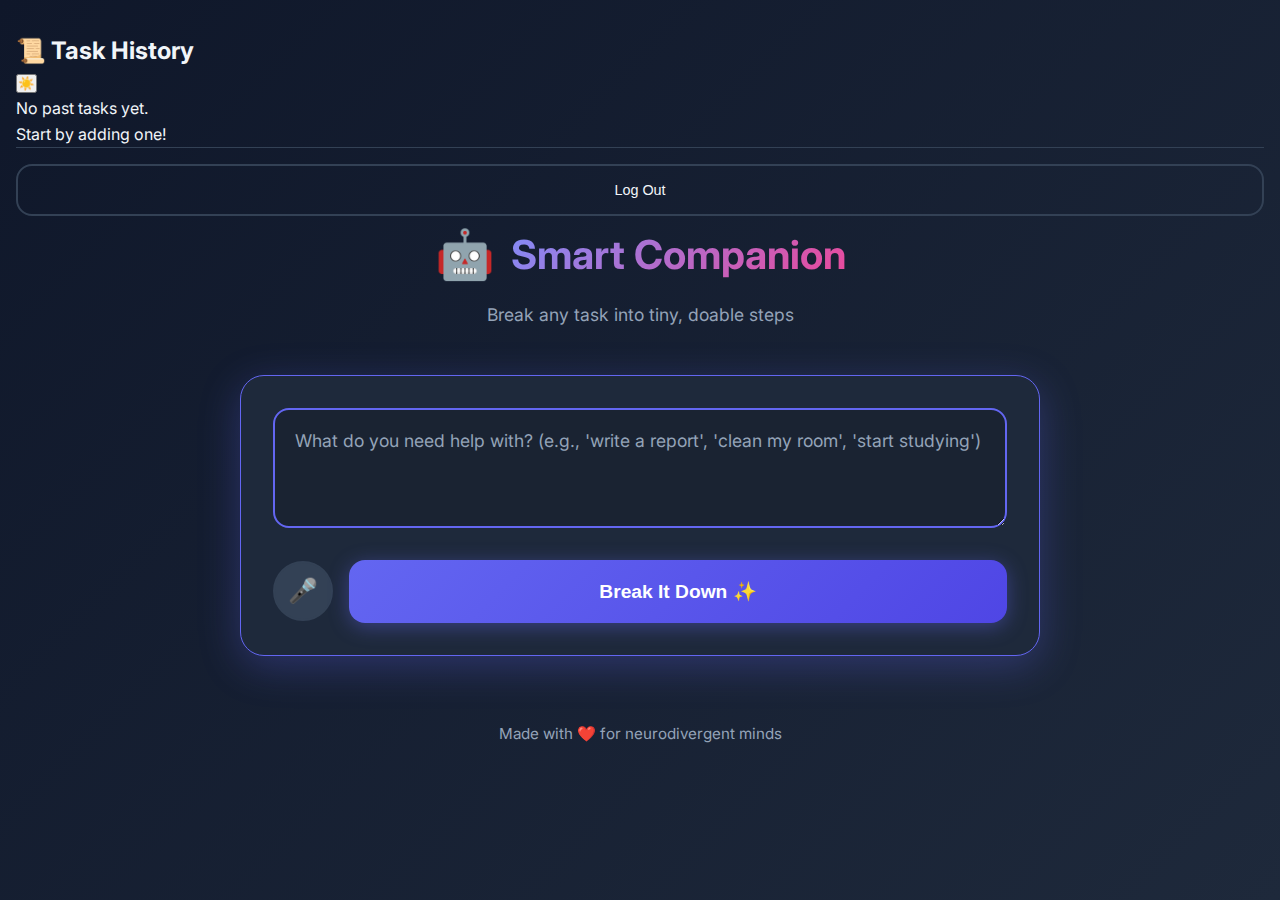
<file: simple_frontend/index.html>
<!DOCTYPE html>
<html lang="en">

<head>
    <meta charset="UTF-8">
    <meta name="viewport" content="width=device-width, initial-scale=1.0">
    <title>Smart Companion - Break Down Any Task</title>
    <link rel="stylesheet" href="style.css">
    <link rel="preconnect" href="https://fonts.googleapis.com">
    <link rel="preconnect" href="https://fonts.gstatic.com" crossorigin>
    <link href="https://fonts.googleapis.com/css2?family=Inter:wght@400;500;600;700&display=swap" rel="stylesheet">
</head>

<body>
    <!-- Sidebar -->
    <aside class="sidebar">
        <div class="sidebar-header">
            <h2>📜 Task History</h2>
            <button id="themeBtn" class="theme-btn" title="Toggle Theme">
                ☀️
            </button>
        </div>
        <div id="historyList" class="history-list">
            <!-- History items will be inserted here -->
            <div class="empty-history">
                No past tasks yet.<br>Start by adding one!
            </div>
        </div>

        <div class="sidebar-footer" style="margin-top: auto; padding-top: 1rem; border-top: 1px solid var(--border);">
            <button id="logoutBtn" class="new-task-btn"
                style="margin: 0; width: 100%; font-size: 0.9rem; background: transparent; border-color: var(--border);">
                Log Out
            </button>
        </div>
    </aside>

    <!-- Main Content -->
    <div class="main-content">
        <div class="container">
            <!-- Header -->
            <header class="header">
                <div class="logo">
                    <div class="logo-icon">🤖</div>
                    <h1>Smart Companion</h1>
                </div>
                <p class="tagline">Break any task into tiny, doable steps</p>
            </header>

            <!-- Main Input Section -->
            <section class="input-section">
                <div class="input-wrapper">
                    <textarea id="taskInput"
                        placeholder="What do you need help with? (e.g., 'write a report', 'clean my room', 'start studying')"
                        rows="3"></textarea>
                    <div class="input-actions">
                        <button id="voiceBtn" class="voice-btn" title="Use voice input">
                            🎤
                        </button>
                        <button id="submitBtn" class="submit-btn">
                            Break It Down ✨
                        </button>
                    </div>
                </div>
            </section>

            <!-- Results Section -->
            <section id="resultsSection" class="results-section hidden">
                <div class="task-header">
                    <h2 id="taskTitle"></h2>
                    <div class="progress-container">
                        <div class="progress-info">
                            <span id="progressText">0% Complete</span>
                            <span id="stepsCount">0/0 Steps</span>
                        </div>
                        <div class="progress-bar">
                            <div id="progressFill" class="progress-fill" style="width: 0%"></div>
                        </div>
                    </div>
                </div>

                <div class="steps-container" id="stepsContainer">
                    <!-- Steps will be inserted here -->
                </div>

                <button id="speakBtn" class="new-task-btn"
                    style="margin-top: 1rem; margin-bottom: 0.5rem; background: var(--surface-light);">
                    🔊 Read Steps Aloud
                </button>

                <button id="newTaskBtn" class="new-task-btn">
                    ← Start New Task
                </button>
            </section>

            <!-- Footer -->
            <footer class="footer">
                <p>Made with ❤️ for neurodivergent minds</p>
            </footer>
        </div>
    </div>

    <script src="app.js"></script>
</body>

</html>
</file>
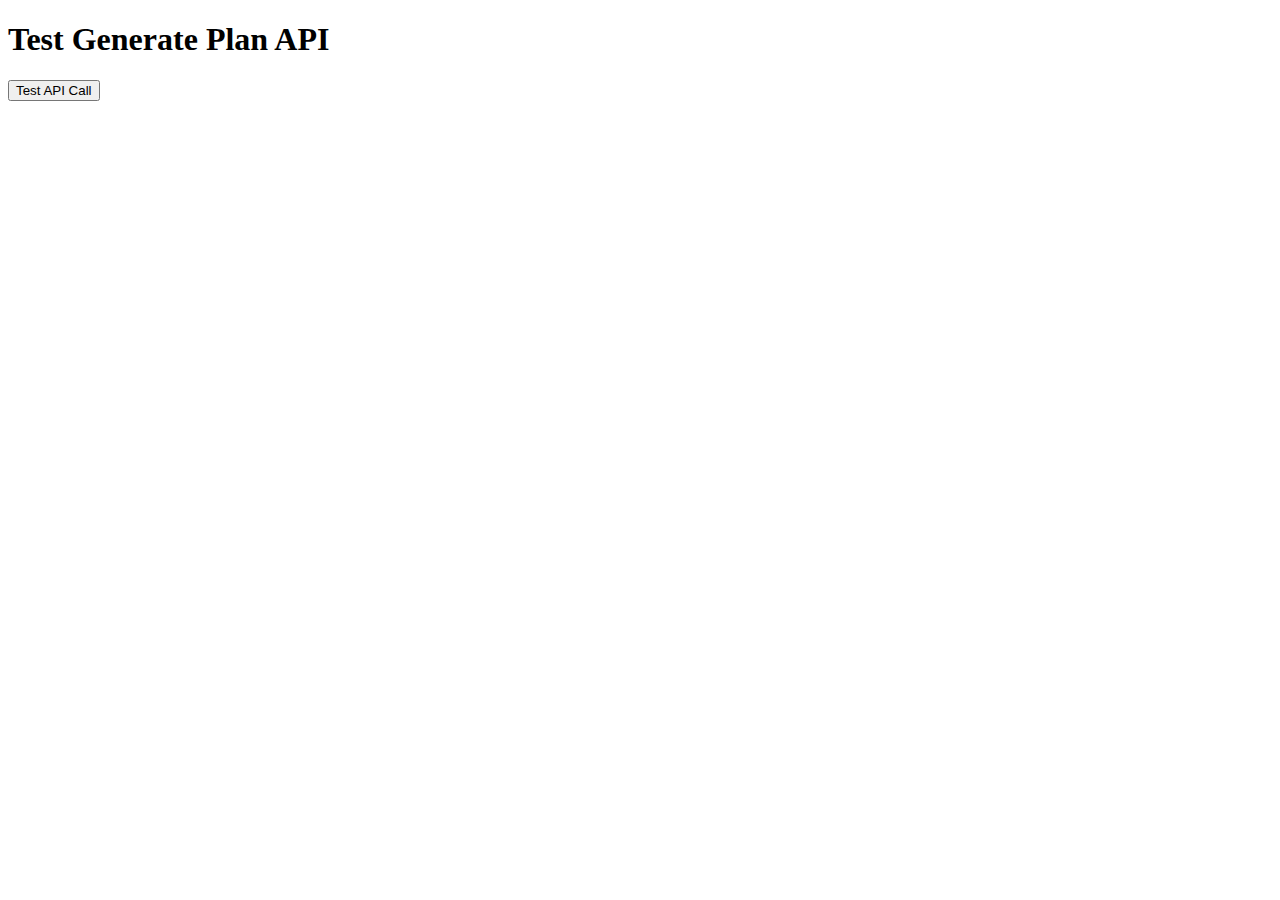
<file: test_frontend.html>
<!DOCTYPE html>
<html>

<head>
    <title>Test API</title>
</head>

<body>
    <h1>Test Generate Plan API</h1>
    <button id="testBtn">Test API Call</button>
    <pre id="result"></pre>

    <script>
        document.getElementById('testBtn').addEventListener('click', async () => {
            const resultEl = document.getElementById('result');
            resultEl.textContent = 'Loading...';

            try {
                const response = await fetch('http://localhost:8000/generate-plan', {
                    method: 'POST',
                    headers: { 'Content-Type': 'application/json' },
                    body: JSON.stringify({ tasks: 'write a report', energy_level: 'medium' })
                });

                resultEl.textContent = `Status: ${response.status}\n`;
                resultEl.textContent += `Content-Type: ${response.headers.get('content-type')}\n\n`;

                const text = await response.text();
                resultEl.textContent += `Response:\n${text}`;

                // Try to parse as JSON
                try {
                    const json = JSON.parse(text);
                    resultEl.textContent += `\n\nParsed JSON:\n${JSON.stringify(json, null, 2)}`;
                } catch (e) {
                    resultEl.textContent += `\n\nJSON Parse Error: ${e.message}`;
                }
            } catch (e) {
                resultEl.textContent = `Error: ${e.message}\n${e.stack}`;
            }
        });
    </script>
</body>

</html>
</file>
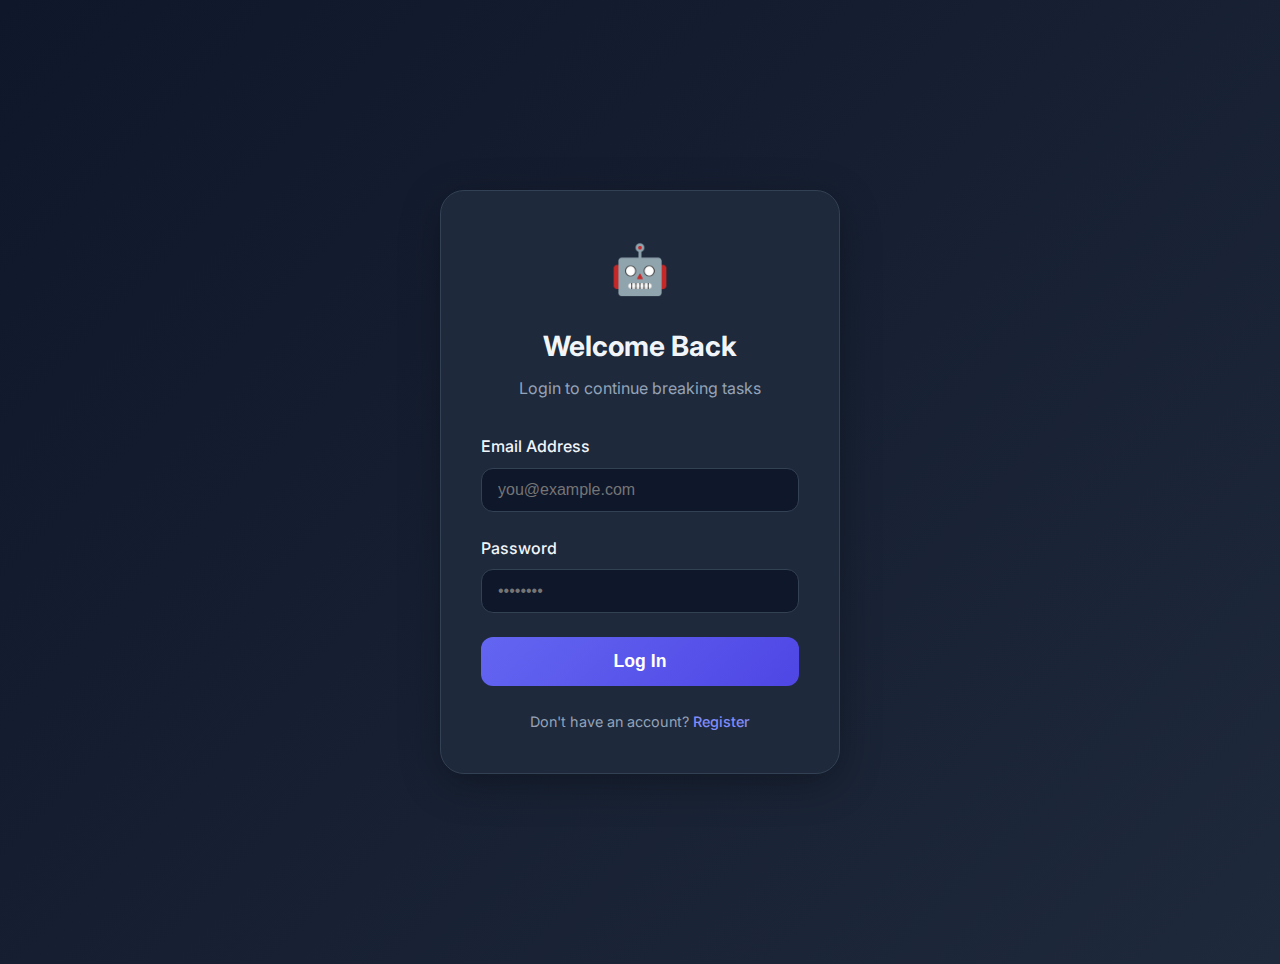
<file: simple_frontend/login.html>
<!DOCTYPE html>
<html lang="en">

<head>
    <meta charset="UTF-8">
    <meta name="viewport" content="width=device-width, initial-scale=1.0">
    <title>Login - Smart Companion</title>
    <link rel="stylesheet" href="style.css">
    <link rel="preconnect" href="https://fonts.googleapis.com">
    <link rel="preconnect" href="https://fonts.gstatic.com" crossorigin>
    <link href="https://fonts.googleapis.com/css2?family=Inter:wght@400;500;600;700&display=swap" rel="stylesheet">
    <style>
        .auth-container {
            display: flex;
            align-items: center;
            justify-content: center;
            min-height: 100vh;
            width: 100%;
        }

        .auth-box {
            background: var(--surface);
            padding: 2.5rem;
            border-radius: 1.5rem;
            width: 100%;
            max-width: 400px;
            box-shadow: 0 10px 40px var(--shadow);
            border: 1px solid var(--border);
            text-align: center;
        }

        .auth-logo {
            font-size: 3rem;
            margin-bottom: 1rem;
            display: inline-block;
        }

        .auth-title {
            font-size: 1.75rem;
            font-weight: 700;
            margin-bottom: 0.5rem;
            color: var(--text);
        }

        .auth-subtitle {
            color: var(--text-muted);
            margin-bottom: 2rem;
        }

        .form-group {
            margin-bottom: 1.5rem;
            text-align: left;
        }

        .form-group label {
            display: block;
            margin-bottom: 0.5rem;
            color: var(--text);
            font-weight: 500;
        }

        .form-input {
            width: 100%;
            padding: 0.75rem 1rem;
            border-radius: 0.75rem;
            background: var(--background);
            border: 1px solid var(--border);
            color: var(--text);
            font-size: 1rem;
            transition: all 0.2s;
        }

        .form-input:focus {
            outline: none;
            border-color: var(--primary);
            box-shadow: 0 0 0 3px rgba(99, 102, 241, 0.2);
        }

        .auth-btn {
            width: 100%;
            padding: 0.875rem;
            border-radius: 0.75rem;
            background: linear-gradient(135deg, var(--primary), var(--primary-dark));
            color: white;
            font-weight: 600;
            border: none;
            cursor: pointer;
            font-size: 1.1rem;
            transition: transform 0.2s;
        }

        .auth-btn:hover {
            transform: translateY(-2px);
        }

        .auth-footer {
            margin-top: 1.5rem;
            color: var(--text-muted);
            font-size: 0.9rem;
        }

        .auth-link {
            color: var(--primary-light);
            text-decoration: none;
            font-weight: 500;
        }

        .auth-link:hover {
            text-decoration: underline;
        }

        .error-msg {
            color: var(--secondary);
            margin-bottom: 1rem;
            font-size: 0.9rem;
            display: none;
        }
    </style>
</head>

<body>
    <div class="auth-container">
        <div class="auth-box">
            <div class="auth-logo">🤖</div>
            <h1 class="auth-title">Welcome Back</h1>
            <p class="auth-subtitle">Login to continue breaking tasks</p>

            <div id="errorMsg" class="error-msg"></div>

            <form id="loginForm">
                <div class="form-group">
                    <label for="email">Email Address</label>
                    <input type="email" id="email" class="form-input" placeholder="you@example.com" required>
                </div>
                <div class="form-group">
                    <label for="password">Password</label>
                    <input type="password" id="password" class="form-input" placeholder="••••••••" required>
                </div>
                <button type="submit" class="auth-btn">Log In</button>
            </form>

            <div class="auth-footer">
                Don't have an account? <a href="register.html" class="auth-link">Register</a>
            </div>
        </div>
    </div>

    <script>
        const form = document.getElementById('loginForm');
        const errorMsg = document.getElementById('errorMsg');

        // Check if already logged in
        if (localStorage.getItem('access_token')) {
            window.location.href = '/';
        }

        form.addEventListener('submit', async (e) => {
            e.preventDefault();
            const email = document.getElementById('email').value;
            const password = document.getElementById('password').value;
            const btn = e.target.querySelector('button');

            btn.disabled = true;
            btn.textContent = 'Logging in...';
            errorMsg.style.display = 'none';

            try {
                const formData = new FormData();
                formData.append('username', email);
                formData.append('password', password);

                const response = await fetch('/token', {
                    method: 'POST',
                    body: formData
                });

                if (!response.ok) {
                    throw new Error('Invalid email or password');
                }

                const data = await response.json();
                localStorage.setItem('access_token', data.access_token);
                window.location.href = '/';

            } catch (error) {
                errorMsg.textContent = error.message;
                errorMsg.style.display = 'block';
                btn.disabled = false;
                btn.textContent = 'Log In';
            }
        });
    </script>
</body>

</html>
</file>
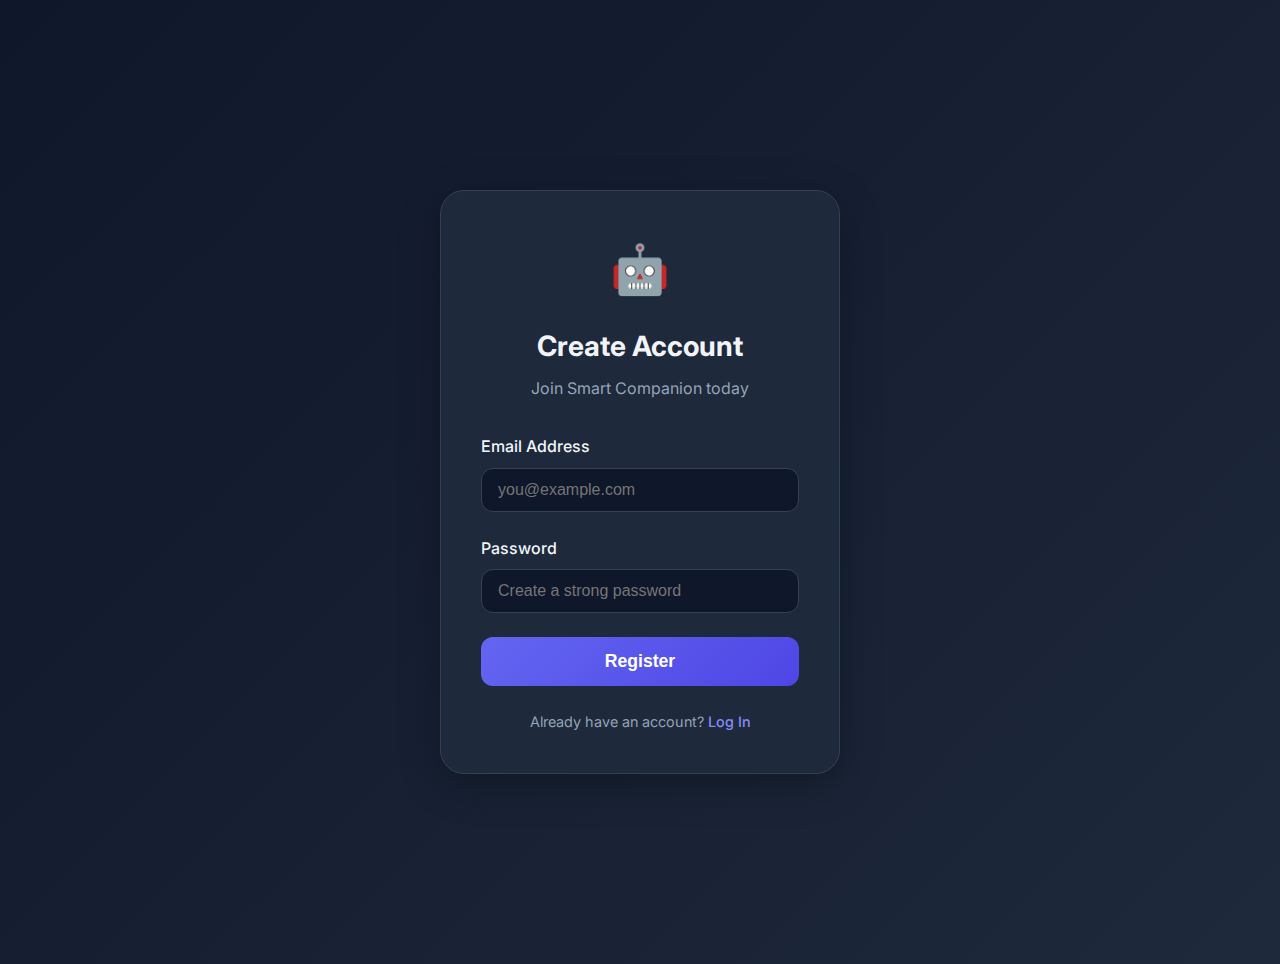
<file: simple_frontend/register.html>
<!DOCTYPE html>
<html lang="en">

<head>
    <meta charset="UTF-8">
    <meta name="viewport" content="width=device-width, initial-scale=1.0">
    <title>Register - Smart Companion</title>
    <link rel="stylesheet" href="style.css">
    <link rel="preconnect" href="https://fonts.googleapis.com">
    <link rel="preconnect" href="https://fonts.gstatic.com" crossorigin>
    <link href="https://fonts.googleapis.com/css2?family=Inter:wght@400;500;600;700&display=swap" rel="stylesheet">
    <style>
        /* Reuse styles from login.html since they share style.css and structure */
        .auth-container {
            display: flex;
            align-items: center;
            justify-content: center;
            min-height: 100vh;
            width: 100%;
        }

        .auth-box {
            background: var(--surface);
            padding: 2.5rem;
            border-radius: 1.5rem;
            width: 100%;
            max-width: 400px;
            box-shadow: 0 10px 40px var(--shadow);
            border: 1px solid var(--border);
            text-align: center;
        }

        .auth-logo {
            font-size: 3rem;
            margin-bottom: 1rem;
            display: inline-block;
        }

        .auth-title {
            font-size: 1.75rem;
            font-weight: 700;
            margin-bottom: 0.5rem;
            color: var(--text);
        }

        .auth-subtitle {
            color: var(--text-muted);
            margin-bottom: 2rem;
        }

        .form-group {
            margin-bottom: 1.5rem;
            text-align: left;
        }

        .form-group label {
            display: block;
            margin-bottom: 0.5rem;
            color: var(--text);
            font-weight: 500;
        }

        .form-input {
            width: 100%;
            padding: 0.75rem 1rem;
            border-radius: 0.75rem;
            background: var(--background);
            border: 1px solid var(--border);
            color: var(--text);
            font-size: 1rem;
            transition: all 0.2s;
        }

        .form-input:focus {
            outline: none;
            border-color: var(--primary);
            box-shadow: 0 0 0 3px rgba(99, 102, 241, 0.2);
        }

        .auth-btn {
            width: 100%;
            padding: 0.875rem;
            border-radius: 0.75rem;
            background: linear-gradient(135deg, var(--primary), var(--primary-dark));
            color: white;
            font-weight: 600;
            border: none;
            cursor: pointer;
            font-size: 1.1rem;
            transition: transform 0.2s;
        }

        .auth-btn:hover {
            transform: translateY(-2px);
        }

        .auth-footer {
            margin-top: 1.5rem;
            color: var(--text-muted);
            font-size: 0.9rem;
        }

        .auth-link {
            color: var(--primary-light);
            text-decoration: none;
            font-weight: 500;
        }

        .auth-link:hover {
            text-decoration: underline;
        }

        .error-msg {
            color: var(--secondary);
            margin-bottom: 1rem;
            font-size: 0.9rem;
            display: none;
        }
    </style>
</head>

<body>
    <div class="auth-container">
        <div class="auth-box">
            <div class="auth-logo">🤖</div>
            <h1 class="auth-title">Create Account</h1>
            <p class="auth-subtitle">Join Smart Companion today</p>

            <div id="errorMsg" class="error-msg"></div>

            <form id="registerForm">
                <div class="form-group">
                    <label for="email">Email Address</label>
                    <input type="email" id="email" class="form-input" placeholder="you@example.com" required>
                </div>
                <div class="form-group">
                    <label for="password">Password</label>
                    <input type="password" id="password" class="form-input" placeholder="Create a strong password"
                        required>
                </div>
                <button type="submit" class="auth-btn">Register</button>
            </form>

            <div class="auth-footer">
                Already have an account? <a href="login.html" class="auth-link">Log In</a>
            </div>
        </div>
    </div>

    <script>
        const form = document.getElementById('registerForm');
        const errorMsg = document.getElementById('errorMsg');

        form.addEventListener('submit', async (e) => {
            e.preventDefault();
            const email = document.getElementById('email').value;
            const password = document.getElementById('password').value;
            const btn = e.target.querySelector('button');

            btn.disabled = true;
            btn.textContent = 'Creating Account...';
            errorMsg.style.display = 'none';

            try {
                const response = await fetch('/register', {
                    method: 'POST',
                    headers: { 'Content-Type': 'application/json' },
                    body: JSON.stringify({ email, password })
                });

                if (!response.ok) {
                    const error = await response.json();
                    throw new Error(error.detail || 'Registration failed');
                }

                // If successful, log them in automatically
                const formData = new FormData();
                formData.append('username', email);
                formData.append('password', password);

                const loginResponse = await fetch('/token', {
                    method: 'POST',
                    body: formData
                });

                if (loginResponse.ok) {
                    const data = await loginResponse.json();
                    localStorage.setItem('access_token', data.access_token);
                    window.location.href = '/';
                } else {
                    window.location.href = 'login.html';
                }

            } catch (error) {
                errorMsg.textContent = error.message;
                errorMsg.style.display = 'block';
                btn.disabled = false;
                btn.textContent = 'Register';
            }
        });
    </script>
</body>

</html>
</file>
<file: simple_frontend/style.css>
* {
    margin: 0;
    padding: 0;
    box-sizing: border-box;
}

:root {
    --primary: #6366f1;
    --primary-dark: #4f46e5;
    --primary-light: #818cf8;
    --secondary: #ec4899;
    --success: #10b981;
    --background: #0f172a;
    --surface: #1e293b;
    --surface-light: #334155;
    --text: #f1f5f9;
    --text-muted: #94a3b8;
    --border: #334155;
    --shadow: rgba(0, 0, 0, 0.3);
}

body {
    font-family: 'Inter', -apple-system, BlinkMacSystemFont, 'Segoe UI', sans-serif;
    background: linear-gradient(135deg, #0f172a 0%, #1e293b 100%);
    color: var(--text);
    min-height: 100vh;
    padding: 2rem 1rem;
    line-height: 1.6;
}

.container {
    max-width: 800px;
    margin: 0 auto;
}

/* Header */
.header {
    text-align: center;
    margin-bottom: 3rem;
    animation: fadeInDown 0.6s ease-out;
}

.logo {
    display: flex;
    align-items: center;
    justify-content: center;
    gap: 1rem;
    margin-bottom: 0.5rem;
}

.logo-icon {
    font-size: 3rem;
    animation: bounce 2s infinite;
}

@keyframes bounce {

    0%,
    100% {
        transform: translateY(0);
    }

    50% {
        transform: translateY(-10px);
    }
}

.header h1 {
    font-size: 2.5rem;
    font-weight: 700;
    background: linear-gradient(135deg, var(--primary-light), var(--secondary));
    -webkit-background-clip: text;
    -webkit-text-fill-color: transparent;
    background-clip: text;
}

.tagline {
    color: var(--text-muted);
    font-size: 1.1rem;
    margin-top: 0.5rem;
}

/* Input Section */
.input-section {
    animation: fadeInUp 0.6s ease-out 0.2s both;
}

.input-wrapper {
    background: var(--surface);
    border-radius: 1.5rem;
    padding: 2rem;
    box-shadow: 0 10px 40px var(--shadow);
    border: 1px solid var(--border);
    transition: all 0.3s ease;
}

.input-wrapper:focus-within {
    border-color: var(--primary);
    box-shadow: 0 10px 40px rgba(99, 102, 241, 0.3);
    transform: translateY(-2px);
}

textarea {
    width: 100%;
    background: var(--background);
    border: 2px solid var(--border);
    border-radius: 1rem;
    padding: 1.25rem;
    color: var(--text);
    font-size: 1.1rem;
    font-family: inherit;
    resize: vertical;
    min-height: 120px;
    transition: all 0.3s ease;
}

textarea:focus {
    outline: none;
    border-color: var(--primary);
    background: #1a2332;
}

textarea::placeholder {
    color: var(--text-muted);
}

.input-actions {
    display: flex;
    gap: 1rem;
    margin-top: 1.5rem;
    align-items: center;
}

.voice-btn {
    background: var(--surface-light);
    border: 2px solid var(--border);
    color: var(--text);
    font-size: 1.5rem;
    width: 60px;
    height: 60px;
    border-radius: 50%;
    cursor: pointer;
    transition: all 0.3s ease;
    display: flex;
    align-items: center;
    justify-content: center;
}

.voice-btn:hover {
    background: var(--primary);
    border-color: var(--primary);
    transform: scale(1.1);
}

.voice-btn.listening {
    background: var(--secondary);
    border-color: var(--secondary);
    animation: pulse 1.5s infinite;
}

@keyframes pulse {

    0%,
    100% {
        transform: scale(1);
        opacity: 1;
    }

    50% {
        transform: scale(1.05);
        opacity: 0.8;
    }
}

.submit-btn {
    flex: 1;
    background: linear-gradient(135deg, var(--primary), var(--primary-dark));
    border: none;
    color: white;
    font-size: 1.2rem;
    font-weight: 600;
    padding: 1.25rem 2.5rem;
    border-radius: 1rem;
    cursor: pointer;
    transition: all 0.3s ease;
    box-shadow: 0 4px 20px rgba(99, 102, 241, 0.4);
}

.submit-btn:hover {
    transform: translateY(-2px);
    box-shadow: 0 6px 30px rgba(99, 102, 241, 0.6);
}

.submit-btn:active {
    transform: translateY(0);
}

.submit-btn:disabled {
    opacity: 0.6;
    cursor: not-allowed;
    transform: none;
}

/* Results Section */
.results-section {
    animation: fadeInUp 0.6s ease-out;
}

.results-section.hidden {
    display: none;
}

.task-header {
    background: var(--surface);
    border-radius: 1.5rem;
    padding: 2rem;
    margin-bottom: 2rem;
    border: 1px solid var(--border);
    box-shadow: 0 10px 40px var(--shadow);
}

.task-header h2 {
    font-size: 1.8rem;
    color: var(--primary-light);
    font-weight: 600;
}

.steps-container {
    display: flex;
    flex-direction: column;
    gap: 1rem;
    margin-bottom: 2rem;
}

.step-card {
    background: var(--surface);
    border-radius: 1.25rem;
    padding: 1.75rem;
    border: 2px solid var(--border);
    transition: all 0.3s ease;
    cursor: pointer;
    position: relative;
    overflow: hidden;
    animation: slideIn 0.4s ease-out backwards;
}

.step-card:nth-child(1) {
    animation-delay: 0.1s;
}

.step-card:nth-child(2) {
    animation-delay: 0.2s;
}

.step-card:nth-child(3) {
    animation-delay: 0.3s;
}

.step-card:nth-child(4) {
    animation-delay: 0.4s;
}

.step-card:nth-child(5) {
    animation-delay: 0.5s;
}

.step-card:nth-child(6) {
    animation-delay: 0.6s;
}

@keyframes slideIn {
    from {
        opacity: 0;
        transform: translateX(-30px);
    }

    to {
        opacity: 1;
        transform: translateX(0);
    }
}

.step-card:hover {
    border-color: var(--primary);
    transform: translateX(10px);
    box-shadow: 0 8px 30px rgba(99, 102, 241, 0.3);
}

.step-card.completed {
    border-color: var(--success);
    background: linear-gradient(135deg, var(--surface) 0%, rgba(16, 185, 129, 0.1) 100%);
}

.step-card.completed::before {
    content: '✓';
    position: absolute;
    right: 1.5rem;
    top: 50%;
    transform: translateY(-50%);
    font-size: 2rem;
    color: var(--success);
    font-weight: bold;
}

.step-number {
    display: inline-block;
    background: var(--primary);
    color: white;
    width: 32px;
    height: 32px;
    border-radius: 50%;
    text-align: center;
    line-height: 32px;
    font-weight: 600;
    margin-right: 1rem;
    font-size: 0.9rem;
}

.step-card.completed .step-number {
    background: var(--success);
}

.step-text {
    font-size: 1.1rem;
    color: var(--text);
    display: inline;
}

.new-task-btn {
    background: var(--surface);
    border: 2px solid var(--border);
    color: var(--text);
    font-size: 1.1rem;
    font-weight: 500;
    padding: 1rem 2rem;
    border-radius: 1rem;
    cursor: pointer;
    transition: all 0.3s ease;
    display: block;
    margin: 2rem auto 0;
}

.new-task-btn:hover {
    border-color: var(--primary);
    background: var(--primary);
    transform: translateY(-2px);
}

/* Footer */
.footer {
    text-align: center;
    margin-top: 4rem;
    color: var(--text-muted);
    font-size: 0.95rem;
}

/* Animations */
@keyframes fadeInDown {
    from {
        opacity: 0;
        transform: translateY(-30px);
    }

    to {
        opacity: 1;
        transform: translateY(0);
    }
}

@keyframes fadeInUp {
    from {
        opacity: 0;
        transform: translateY(30px);
    }

    to {
        opacity: 1;
        transform: translateY(0);
    }
}

/* Loading State */
.loading {
    display: inline-block;
    width: 20px;
    height: 20px;
    border: 3px solid rgba(255, 255, 255, 0.3);
    border-radius: 50%;
    border-top-color: white;
    animation: spin 0.8s linear infinite;
}

@keyframes spin {
    to {
        transform: rotate(360deg);
    }
}

/* Responsive */
@media (max-width: 640px) {
    .header h1 {
        font-size: 2rem;
    }

    .tagline {
        font-size: 1rem;
    }

    .input-wrapper {
        padding: 1.5rem;
    }

    .input-actions {
        flex-direction: column;
    }

    .voice-btn {
        width: 100%;
        border-radius: 1rem;
    }

    .submit-btn {
        width: 100%;
    }
}
/* Progress Bar */
.progress-container {
    margin-top: 1.5rem;
}

.progress-info {
    display: flex;
    justify-content: space-between;
    margin-bottom: 0.5rem;
    font-size: 0.9rem;
    font-weight: 600;
    color: var(--text-muted);
}

.progress-bar {
    height: 10px;
    background: var(--surface-light);
    border-radius: 10px;
    overflow: hidden;
}

.progress-fill {
    height: 100%;
    background: linear-gradient(90deg, var(--primary), var(--secondary));
    border-radius: 10px;
    transition: width 0.5s cubic-bezier(0.4, 0, 0.2, 1);
    box-shadow: 0 0 10px rgba(99, 102, 241, 0.5);
}
</file>
